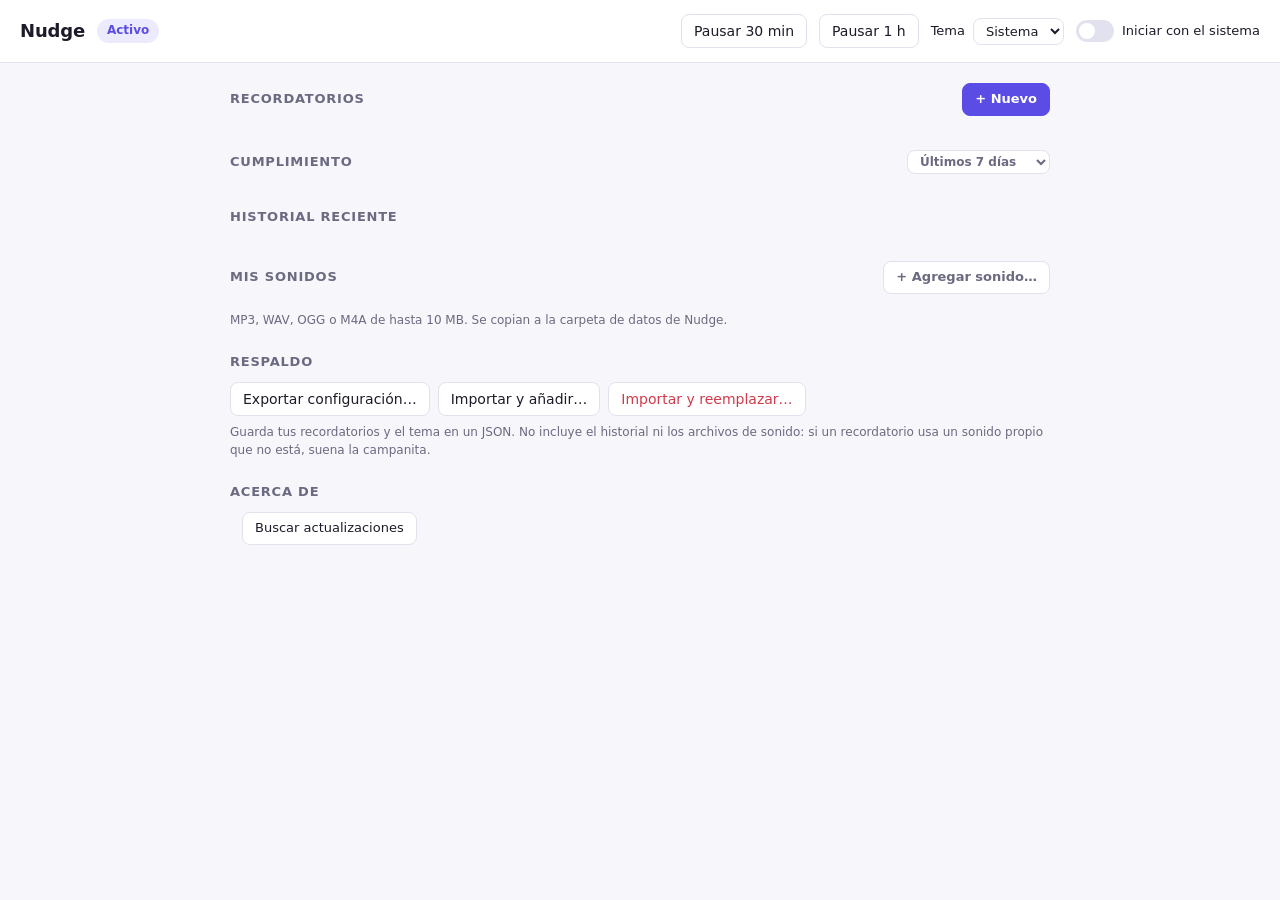
<file: ui/index.html>
<!doctype html>
<html lang="es">
<head>
  <meta charset="utf-8">
  <meta name="viewport" content="width=device-width, initial-scale=1">
  <title>Nudge</title>
  <link rel="stylesheet" href="style.css">
</head>
<body>
  <header class="top">
    <h1>Nudge</h1>
    <span id="status" class="pill">Activo</span>
    <span id="dev" class="pill dev hidden" title="Build de depuración: datos de desarrollo, no los reales">Desarrollo</span>
    <div class="spacer"></div>
    <button id="pause-30" title="Silenciar todas las alertas">Pausar 30 min</button>
    <button id="pause-60">Pausar 1 h</button>
    <button id="resume" class="hidden">Reanudar</button>
    <label class="inline" title="Apariencia de Nudge">
      Tema
      <select id="theme">
        <option value="system">Sistema</option>
        <option value="light">Claro</option>
        <option value="dark">Oscuro</option>
      </select>
    </label>
    <label class="inline" title="Abrir Nudge al iniciar sesión">
      <span class="switch"><input type="checkbox" id="autostart"><span></span></span>
      Iniciar con el sistema
    </label>
  </header>

  <div id="update-banner" class="banner hidden" role="status">
    <div class="banner-body">
      <strong id="update-text"></strong>
      <details id="update-notes-box"><summary>Novedades</summary><pre id="update-notes"></pre></details>
    </div>
    <button id="update-install" class="primary">Actualizar ahora</button>
  </div>

  <main>
    <section>
      <h2>Recordatorios <button id="new" class="primary">+ Nuevo</button></h2>
      <div id="reminders" class="list"></div>
    </section>

    <section>
      <h2>Cumplimiento
        <select id="stats-days" aria-label="Periodo">
          <option value="7" selected>Últimos 7 días</option>
          <option value="30">Últimos 30 días</option>
        </select>
      </h2>
      <div id="stats" class="list"></div>
    </section>

    <section>
      <h2>Historial reciente</h2>
      <div id="history-frame"><table class="history"><tbody id="history"></tbody></table></div>
    </section>

    <section>
      <h2>Mis sonidos <button id="add-sound">+ Agregar sonido…</button></h2>
      <div id="sounds" class="list"></div>
      <p class="hint muted">MP3, WAV, OGG o M4A de hasta 10 MB. Se copian a la carpeta de datos de Nudge.</p>
    </section>

    <section>
      <h2>Respaldo</h2>
      <div class="backup">
        <button id="export">Exportar configuración…</button>
        <button id="import-add">Importar y añadir…</button>
        <button id="import-replace" class="danger">Importar y reemplazar…</button>
      </div>
      <p class="hint muted">Guarda tus recordatorios y el tema en un JSON. No incluye el historial ni los archivos
        de sonido: si un recordatorio usa un sonido propio que no está, suena la campanita.</p>
    </section>

    <section>
      <h2>Acerca de</h2>
      <div class="about">
        <span id="version" class="muted"></span>
        <button id="update-check">Buscar actualizaciones</button>
        <span id="update-status" class="muted" role="status"></span>
      </div>
    </section>
  </main>

  <div id="toast" class="toast hidden" role="status"></div>

  <dialog id="editor">
    <form id="form" method="dialog" novalidate>
      <h2 id="form-title">Nuevo recordatorio</h2>

      <div class="field">
        <label for="title">Título</label>
        <input type="text" id="title" maxlength="80" placeholder="Gotas para los ojos" required>
      </div>
      <div class="field">
        <label for="message">Mensaje (opcional)</label>
        <textarea id="message" maxlength="300" placeholder="Una gota en cada ojo"></textarea>
      </div>

      <div class="field">
        <span class="label">¿Cuándo?</span>
        <div class="segmented">
          <label><input type="radio" name="mode" value="fixed" checked>
            <span>Cada cierto tiempo, en horario fijo<small>08:00, 10:00, 12:00… desde el inicio de la franja</small></span></label>
          <label><input type="radio" name="mode" value="from_done">
            <span>Cada cierto tiempo desde que lo marco hecho<small>Hecho a las 10:15 → siguiente a las 13:15</small></span></label>
          <label><input type="radio" name="mode" value="times">
            <span>A horas exactas<small>Por ejemplo 08:00, 14:00 y 21:00</small></span></label>
        </div>
      </div>

      <div class="row" id="interval-fields">
        <div class="field">
          <label for="every">Repetir cada</label>
          <input type="number" id="every" min="1" value="2">
        </div>
        <div class="field">
          <label for="unit">Unidad</label>
          <select id="unit">
            <option value="1">minutos</option>
            <option value="60" selected>horas</option>
          </select>
        </div>
      </div>

      <div class="field hidden" id="times-field">
        <label for="times">Horas (separadas por coma)</label>
        <input type="text" id="times" placeholder="08:00, 14:00, 21:00">
      </div>

      <div class="row" id="window-fields">
        <div class="field">
          <label for="start">Desde</label>
          <input type="time" id="start" value="08:00">
        </div>
        <div class="field">
          <label for="end">Hasta</label>
          <input type="time" id="end" value="20:00">
        </div>
        <small class="hint muted hidden" id="window-hint">Termina al día siguiente: la franja cruza la medianoche
          y cuenta para el día en que empieza.</small>
      </div>

      <div class="field">
        <span class="label">Días</span>
        <div class="days" id="days"></div>
      </div>

      <div class="row">
        <div class="field">
          <label for="nag">Si no respondo, insistir</label>
          <select id="nag">
            <option value="0">No insistir</option>
            <option value="2">Cada 2 min</option>
            <option value="5" selected>Cada 5 min</option>
            <option value="10">Cada 10 min</option>
            <option value="15">Cada 15 min</option>
          </select>
        </div>
        <div class="field">
          <label for="tone">Sonido</label>
          <div class="tone-picker">
            <select id="tone"></select>
            <button type="button" id="tone-test" title="Escuchar el sonido elegido">▶ Probar</button>
          </div>
        </div>
      </div>

      <label class="inline"><input type="checkbox" id="enabled" checked> Activo</label>

      <div class="error" id="form-error" role="alert"></div>
      <div class="form-actions">
        <button type="button" id="cancel">Cancelar</button>
        <button type="submit" class="primary">Guardar</button>
      </div>
    </form>
  </dialog>

  <script src="common.js"></script>
  <script src="app.js"></script>
</body>
</html>
</file>
<file: ui/style.css>
:root {
  --bg: #f6f6fb;
  --surface: #ffffff;
  --surface-2: #f0f0f7;
  --text: #1c1b29;
  --muted: #6b6a80;
  --border: #e2e1ee;
  --accent: #5b4ce6;
  --accent-text: #ffffff;
  --accent-soft: #ecebfd;
  --danger: #d23a4b;
  --warn: #b7600b;
  --warn-soft: #fdf0e1;
  --ok: #1f8a5b;
  --radius: 12px;
  --shadow: 0 1px 2px rgb(20 20 40 / 6%), 0 4px 16px rgb(20 20 40 / 6%);
  color-scheme: light;
}

/* Oscuro: por sistema (salvo que se elija "Claro") o elegido a mano. Rust también fija el
   tema nativo de la ventana, así que `prefers-color-scheme` suele coincidir desde el inicio. */
@media (prefers-color-scheme: dark) {
  :root:not([data-theme="light"]) {
    --bg: #121119;
    --surface: #1b1a25;
    --surface-2: #24232f;
    --text: #ecebf5;
    --muted: #9e9cb3;
    --border: #2f2e3d;
    --accent: #8b80ff;
    --accent-text: #120f2b;
    --accent-soft: #2a2747;
    --danger: #ff6b7a;
    --warn: #f0a24a;
    --warn-soft: #3a2a17;
    --ok: #4fd39a;
    --shadow: none;
    color-scheme: dark;
  }
}

:root[data-theme="dark"] {
  --bg: #121119;
  --surface: #1b1a25;
  --surface-2: #24232f;
  --text: #ecebf5;
  --muted: #9e9cb3;
  --border: #2f2e3d;
  --accent: #8b80ff;
  --accent-text: #120f2b;
  --accent-soft: #2a2747;
  --danger: #ff6b7a;
  --warn: #f0a24a;
  --warn-soft: #3a2a17;
  --ok: #4fd39a;
  --shadow: none;
  color-scheme: dark;
}

* { box-sizing: border-box; }

body {
  margin: 0;
  font: 14px/1.45 system-ui, -apple-system, "Segoe UI", Ubuntu, Cantarell, sans-serif;
  background: var(--bg);
  color: var(--text);
}

button, input, select, textarea { font: inherit; color: inherit; }

button {
  border: 1px solid var(--border);
  background: var(--surface);
  border-radius: 8px;
  padding: 6px 12px;
  cursor: pointer;
}
button:hover { background: var(--surface-2); }
button.primary { background: var(--accent); border-color: var(--accent); color: var(--accent-text); font-weight: 600; }
button.primary:hover { filter: brightness(1.08); }
button.danger { color: var(--danger); }
button.ghost { border-color: transparent; background: transparent; }

input[type="text"], input[type="number"], input[type="time"], select, textarea {
  width: 100%;
  padding: 7px 10px;
  border: 1px solid var(--border);
  border-radius: 8px;
  background: var(--surface);
}
textarea { resize: vertical; min-height: 56px; }

.muted { color: var(--muted); }
.hidden { display: none !important; }

/* ---------- Ventana principal ---------- */

header.top {
  display: flex;
  align-items: center;
  flex-wrap: wrap;
  gap: 12px;
  padding: 14px 20px;
  border-bottom: 1px solid var(--border);
  background: var(--surface);
  position: sticky;
  top: 0;
  z-index: 1;
}
header.top h1 { font-size: 18px; margin: 0; letter-spacing: -0.01em; }
header.top .spacer { flex: 1; }
header.top select { width: auto; padding: 4px 8px; }

.pill {
  font-size: 12px;
  padding: 3px 10px;
  border-radius: 999px;
  background: var(--accent-soft);
  color: var(--accent);
  font-weight: 600;
}
.pill.paused { background: var(--warn-soft); color: var(--warn); }
.pill.dev { background: var(--surface-2); color: var(--danger); }

main { max-width: 860px; margin: 0 auto; padding: 20px; display: grid; gap: 24px; }

section h2 {
  font-size: 13px;
  text-transform: uppercase;
  letter-spacing: 0.06em;
  color: var(--muted);
  margin: 0 0 10px;
  display: flex;
  align-items: center;
  justify-content: space-between;
}

.list { display: grid; gap: 10px; align-content: start; }

.card {
  background: var(--surface);
  border: 1px solid var(--border);
  border-radius: var(--radius);
  box-shadow: var(--shadow);
  padding: 14px 16px;
  display: grid;
  grid-template-columns: auto 1fr auto;
  gap: 14px;
  align-items: center;
}
.card.off { opacity: 0.6; }
.card h3 { margin: 0; font-size: 15px; }
.card .meta { font-size: 13px; color: var(--muted); }
.card .next { font-size: 12px; margin-top: 2px; }
.card .next.pending { color: var(--warn); font-weight: 600; }
.card .actions { display: flex; gap: 6px; }

.empty {
  text-align: center;
  padding: 36px 16px;
  border: 1px dashed var(--border);
  border-radius: var(--radius);
  color: var(--muted);
}

.switch { position: relative; width: 38px; height: 22px; flex: none; }
.switch input { opacity: 0; width: 0; height: 0; }
.switch span {
  position: absolute; inset: 0; border-radius: 999px; background: var(--border); transition: background 0.15s;
}
.switch span::after {
  content: ""; position: absolute; top: 3px; left: 3px; width: 16px; height: 16px;
  border-radius: 50%; background: #fff; transition: transform 0.15s;
}
.switch input:checked + span { background: var(--accent); }
.switch input:checked + span::after { transform: translateX(16px); }
.switch input:focus-visible + span { outline: 2px solid var(--accent); outline-offset: 2px; }

.inline { display: inline-flex; align-items: center; gap: 8px; font-size: 13px; }

table.history { width: 100%; border-collapse: collapse; font-size: 13px; }
table.history td { padding: 6px 4px; border-bottom: 1px solid var(--border); }
table.history td:last-child { text-align: right; color: var(--muted); }
.tag { font-size: 11px; padding: 2px 8px; border-radius: 999px; background: var(--surface-2); }
.tag.done { color: var(--ok); }
.tag.snoozed { color: var(--warn); }

/* Listados por páginas: barra ‹ • • • › y deslizamiento al cambiar de página. */
.pager { display: flex; align-items: center; justify-content: center; gap: 6px; margin-top: 10px; font-size: 13px; }
.pager > button { padding: 2px 12px; font-size: 18px; line-height: 1; }
.pager > button:disabled { opacity: 0.35; cursor: default; background: transparent; }
.pager-dots { display: flex; align-items: center; gap: 6px; }
.pager .dot {
  width: 8px; height: 8px; padding: 0; border: 0; border-radius: 999px;
  background: var(--border); transition: width 0.2s, background 0.2s;
}
.pager .dot:hover { background: var(--muted); }
.pager .dot.active { width: 22px; background: var(--accent); }
.pager button:focus-visible { outline: 2px solid var(--accent); outline-offset: 2px; }
.pager-range { margin-left: 8px; font-size: 12px; }
.slide-next > * { animation: slide-next 0.22s ease-out; }
.slide-prev > * { animation: slide-prev 0.22s ease-out; }
@keyframes slide-next { from { transform: translateX(16px); opacity: 0; } to { transform: none; opacity: 1; } }
@keyframes slide-prev { from { transform: translateX(-16px); opacity: 0; } to { transform: none; opacity: 1; } }
@media (prefers-reduced-motion: reduce) { .slide-next > *, .slide-prev > * { animation: none; } }

section h2 select { width: auto; padding: 3px 8px; font-size: 12px; text-transform: none; letter-spacing: 0; }
.hint { font-size: 12px; margin: 8px 0 0; }

.stat {
  background: var(--surface);
  border: 1px solid var(--border);
  border-radius: var(--radius);
  padding: 12px 16px;
  display: grid;
  gap: 6px;
}
.stat-head { display: flex; justify-content: space-between; align-items: baseline; gap: 12px; }
.stat-pct { font-weight: 700; color: var(--muted); font-size: 13px; }
.stat-pct.good { color: var(--ok); }
.stat-pct.fair { color: var(--accent); }
.stat-pct.low { color: var(--warn); }
.stat .meta { font-size: 12px; color: var(--muted); }
.bar { height: 6px; border-radius: 999px; background: var(--surface-2); overflow: hidden; }
.bar span { display: block; height: 100%; border-radius: inherit; background: var(--muted); transition: width 0.3s; }
.bar.good span { background: var(--ok); }
.bar.fair span { background: var(--accent); }
.bar.low span { background: var(--warn); }

.card.sound { grid-template-columns: 1fr auto; padding: 10px 16px; }
.card.sound h3 { font-size: 14px; font-weight: 500; overflow-wrap: anywhere; }

.backup { display: flex; gap: 8px; flex-wrap: wrap; }

.toast {
  position: fixed;
  right: 20px;
  bottom: 20px;
  max-width: min(420px, calc(100vw - 40px));
  padding: 10px 14px;
  border-radius: 10px;
  background: var(--text);
  color: var(--bg);
  font-size: 13px;
  box-shadow: 0 8px 24px rgb(0 0 0 / 25%);
  overflow-wrap: anywhere;
  z-index: 10;
}

.banner {
  display: flex;
  align-items: center;
  gap: 12px;
  max-width: 860px;
  margin: 16px auto 0;
  padding: 12px 16px;
  border: 1px solid var(--accent);
  border-radius: var(--radius);
  background: var(--accent-soft);
}
.banner-body { flex: 1; display: grid; gap: 4px; min-width: 0; }
.banner summary { cursor: pointer; font-size: 13px; color: var(--accent); }
.banner pre {
  margin: 6px 0 0;
  max-height: 180px;
  overflow: auto;
  white-space: pre-wrap;
  font-family: inherit;
  font-size: 12px;
  line-height: 1.5;
}
.banner button { flex: none; }
.about { display: flex; align-items: center; gap: 12px; flex-wrap: wrap; font-size: 13px; }
@media (max-width: 900px) { .banner { margin: 16px 20px 0; } }

/* ---------- Formulario ---------- */

dialog {
  border: 1px solid var(--border);
  border-radius: 16px;
  padding: 0;
  width: min(560px, calc(100vw - 32px));
  background: var(--surface);
  color: var(--text);
  box-shadow: 0 20px 60px rgb(0 0 0 / 25%);
}
dialog::backdrop { background: rgb(10 10 20 / 45%); }
dialog form { display: grid; gap: 14px; padding: 20px; }
dialog h2 { margin: 0; font-size: 17px; }
.field { display: grid; gap: 6px; }
.field > label, .field > .label { font-size: 12px; font-weight: 600; color: var(--muted); }
.row { display: grid; grid-template-columns: 1fr 1fr; gap: 10px; }
.row .hint { grid-column: 1 / -1; margin: 0; }
.tone-picker { display: flex; gap: 6px; }
.tone-picker select { flex: 1; min-width: 0; }
.tone-picker button { flex: none; }
.segmented { display: grid; gap: 6px; }
.segmented label {
  display: flex; gap: 8px; align-items: flex-start; padding: 8px 10px;
  border: 1px solid var(--border); border-radius: 8px; cursor: pointer;
}
.segmented label:has(input:checked) { border-color: var(--accent); background: var(--accent-soft); }
.segmented small { display: block; color: var(--muted); }
.days { display: flex; gap: 6px; flex-wrap: wrap; }
.days label {
  width: 36px; height: 36px; display: grid; place-items: center; border-radius: 50%;
  border: 1px solid var(--border); cursor: pointer; font-weight: 600; font-size: 13px;
}
.days input { display: none; }
.days label:has(input:checked) { background: var(--accent); border-color: var(--accent); color: var(--accent-text); }
.error { color: var(--danger); font-size: 13px; min-height: 1em; }
.form-actions { display: flex; justify-content: flex-end; gap: 8px; }

/* ---------- Ventana de alerta ---------- */

body.alert { background: var(--surface); }
.alerts { display: grid; gap: 12px; padding: 16px; }
.alert-card {
  border: 1px solid var(--border);
  border-left: 4px solid var(--accent);
  border-radius: var(--radius);
  padding: 14px;
  display: grid;
  gap: 8px;
  animation: pop 0.25s ease-out;
}
.alert-card.late { border-left-color: var(--warn); }
.alert-card h2 { margin: 0; font-size: 17px; }
.alert-card p { margin: 0; }
.alert-card .when { font-size: 12px; color: var(--muted); }
.alert-card.late .when { color: var(--warn); font-weight: 600; }
.alert-card .buttons { display: flex; gap: 6px; flex-wrap: wrap; margin-top: 4px; }
.alert-card .buttons .primary { flex: 1; }

@keyframes pop { from { transform: scale(0.97); opacity: 0; } to { transform: none; opacity: 1; } }
</file>
